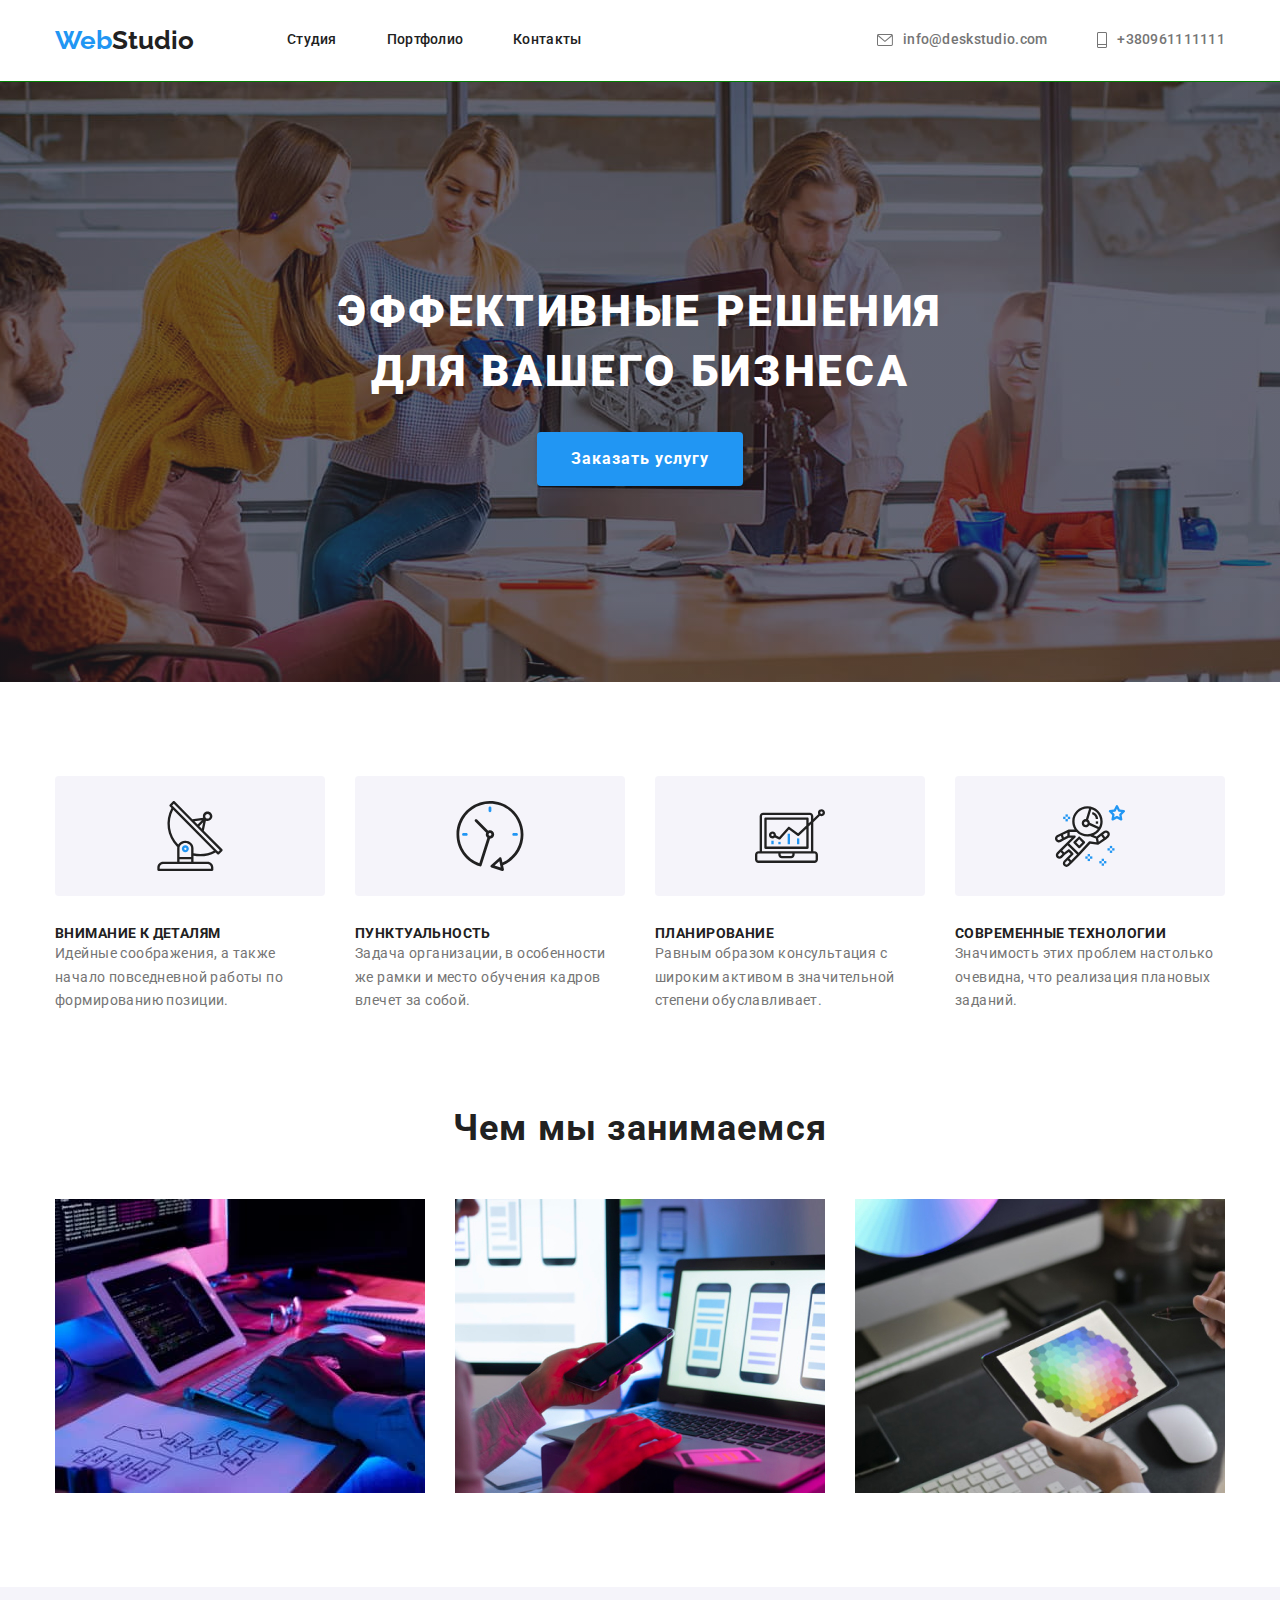
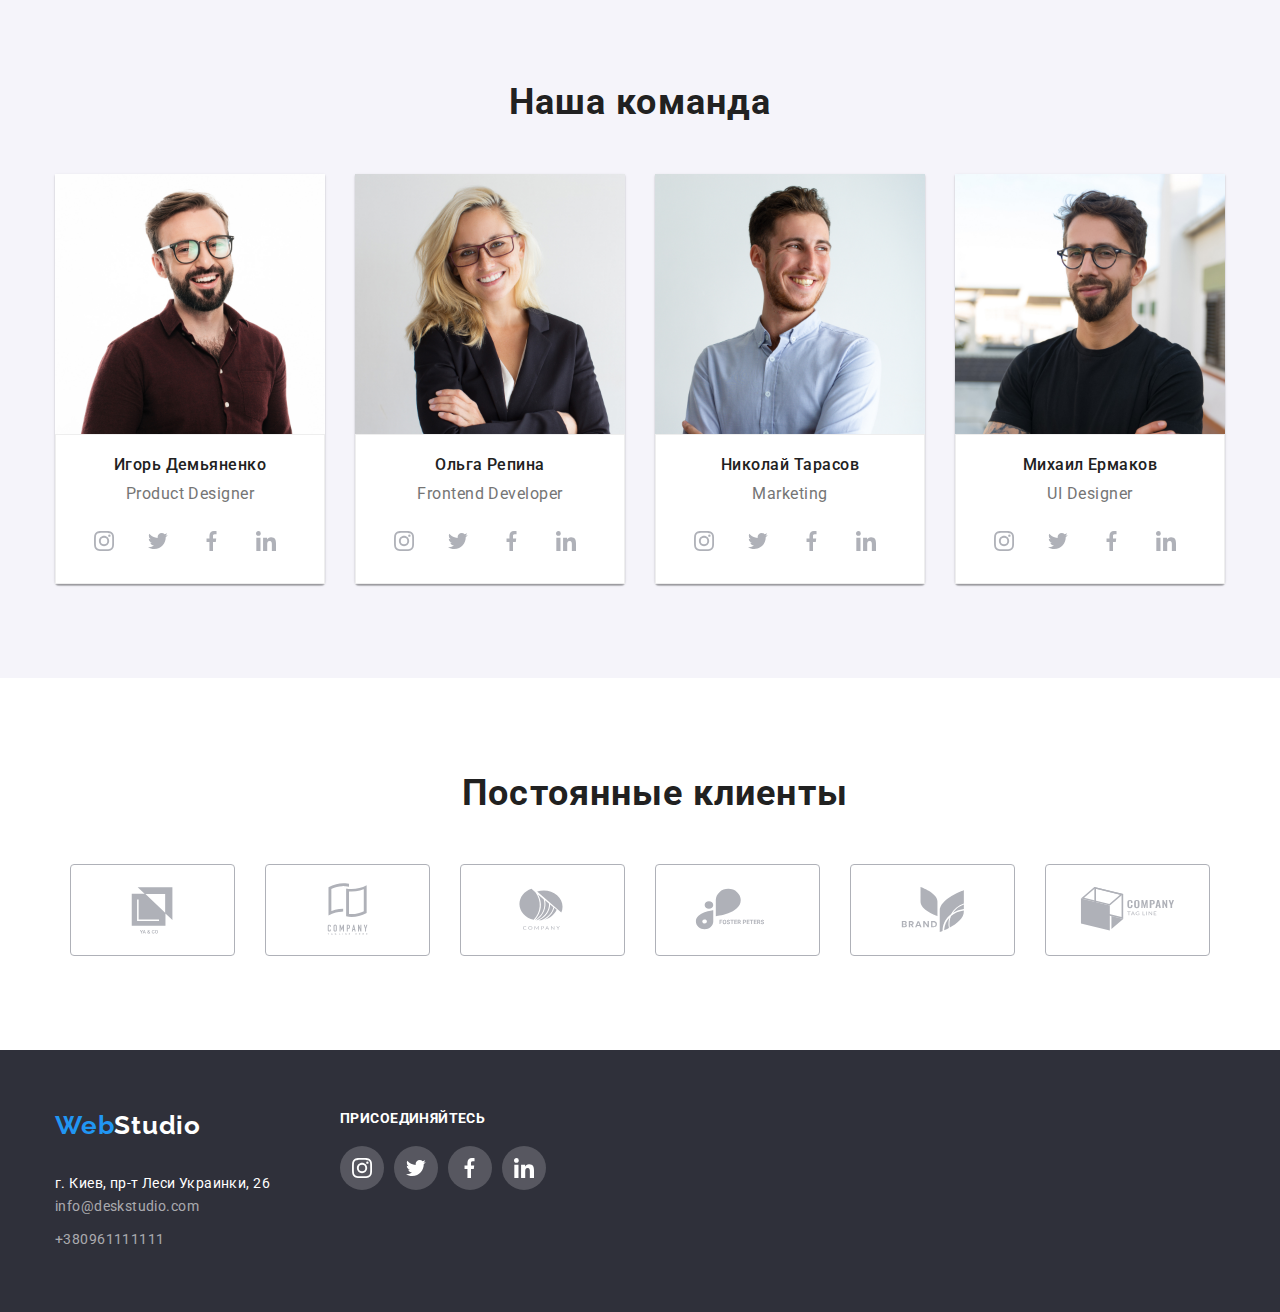
<file: index.html>
<!DOCTYPE html>
<html lang="en">
<head>
    <meta charset="UTF-8">
    <meta http-equiv="X-UA-Compatible" content="IE=edge">
    <meta name="viewport" content="width=device-width, initial-scale=1.0">
    <title>Document</title>
    <link rel="preconnect" href="https://fonts.googleapis.com">
    <link rel="preconnect" href="https://fonts.gstatic.com" crossorigin>
    <link href="https://fonts.googleapis.com/css2?family=Raleway:wght@400;700&family=Roboto:wght@400;500;700;900&display=swap"
    rel="stylesheet">
    <link rel="stylesheet" href="https://cdnjs.cloudflare.com/ajax/libs/modern-normalize/1.1.0/modern-normalize.min.css">
    <link rel="stylesheet" href="css/style.css">
</head>
<body>
    <header class="page-header"> 
        <div class="container headrer-conteiner">
        <nav class="nav-bar">
            <a class="logo" href="./index.html"><span class="web">Web</span>Studio</a>
            <ul class="navigation">
                <li class="navigation-li"><a href="./index.html" class="accent">Студия</a></li>
                <li class="navigation-li"><a href="./portfolio.html" class="link">Портфолио</a></li>
                <li class="navigation-li"><a href="./contact.html" class="link">Контакты</a></li>
            </ul>       
        </nav>
            <ul class="contact-list">
                <li class="contact-item"><a class="contact-header-mail" href="mailto:info@deskstudio.com">
                <svg class="header-svg" width="16px" height="12px"><use href="./imagescvg/sprite.svg#mail"></use></svg>info@deskstudio.com</a></li>
                <li class="contact-item"><a class="contact-header-tel" href="tel:+380961111111">
                <svg class="header-svg" width="10px" height="16px"><use href="./imagescvg/sprite.svg#smartphone"></use></svg>+380961111111</a></li>
            </ul>
        </div>
    </header>
    <main>
    <!--main-slogan-->
    
     <section class="slogan">
        <div class="container"> 
        <h1 class="slogan-site">эффективные решения для вашего бизнеса</h1>
        <button class="button">Заказать услугу</button>
        </div>
     </section>  
    
    <!--main-about-->
     <section class="benefits">
        <div class="container">
        <h2 class="visually-hidden">Преимущества</h2>
         <ul class="benefits-list">
            <li class="benefits-item">
                <h3 class="advantage">внимание к деталям</h3>
                <p class="advantage-text">Идейные соображения, а также начало повседневной работы по формированию позиции.</p>
            </li>
            <li class="benefits-item">
                <h3 class="advantage">пунктуальность</h3>
                <p class="advantage-text">Задача организации, в особенности же рамки и место обучения кадров влечет за собой.</p>
            </li>
            <li class="benefits-item">
                <h3 class="advantage">планирование</h3>
                <p class="advantage-text">Равным образом консультация с широким активом в значительной степени обуславливает.</p>
            </li>
            <li class="benefits-item">
                <h3 class="advantage">современные технологии</h3>
                <p class="advantage-text">Значимость этих проблем настолько очевидна, что реализация плановых заданий.</p>
            </li>
        </ul>
        </div>
     </section>
    <!--чем занимаемся?-->
     <section class="services">
        <div class="container">
        <h2 class="section-title">Чем мы занимаемся</h2>
        <ul class="services-list">
            <li class="services-item">
                <img src="./images/photo1.jpg" alt="клавиатура" width="370">
            </li>
            <li class="services-item">
                <img src="./images/photo2.jpg" alt="смартфон" width="370">
            </li>
            <li class="services-item">
                <img src="./images/photo3.jpg" alt="планшет" width="370">
            </li>
        </ul>
        </div>

     </section> 
   <!--Наша команда--> 
     <section class="team">
       <div class="container">
       <h2 class="section-title">Наша команда</h2>
       <ul class="team-list">
        <li class="team-member">
            <img src="./images/photoigor.jpg" alt="Igor" width="270">
            <div class="team-box">
            <h3 class="member-name">Игорь Демьяненко</h3>
            <p class="member-position">Product Designer</p>
            <ul class="social-icons">
                <li class="social-icon">
                    <a href="" class="social-net">
                        <svg width="20px" height="20px">
                            <use href="./imagescvg/sprite.svg#instagram"></use>
                        </svg>
                    </a>
                </li>
                <li class="social-icon">
                    <a href="" class="social-net">
                        <svg width="20px" height="20px">
                            <use href="./imagescvg/sprite.svg#twiter"></use>
                        </svg>
                    </a>
                </li>
                <li class="social-icon">
                    <a href="" class="social-net">
                        <svg width="20px" height="20px">
                            <use href="./imagescvg/sprite.svg#facebook"></use>
                        </svg>
                    </a>
                </li>
                <li class="social-icon">
                    <a href="" class="social-net">
                        <svg width="20px" height="20px">
                            <use href="./imagescvg/sprite.svg#linkedin"></use>
                        </svg>
                    </a>
                </li>
            </ul>
            </div>
        </li>
        <li class="team-member">
            <img src="./images/photoolga.jpg" alt="" width="270">
            <div class="team-box">
            <h3 class="member-name">Ольга Репина</h3>
            <p class="member-position">Frontend Developer</p>
            <ul class="social-icons">
                <li class="social-icon">
                    <a href="" class="social-net">
                        <svg width="20px" height="20px">
                            <use href="./imagescvg/sprite.svg#instagram"></use>
                        </svg>
                    </a>
                </li>
                <li class="social-icon">
                    <a href="" class="social-net">
                        <svg width="20px" height="20px">
                            <use href="./imagescvg/sprite.svg#twiter"></use>
                        </svg>
                    </a>
                </li>
                <li class="social-icon">
                    <a href="" class="social-net">
                        <svg width="20px" height="20px">
                            <use href="./imagescvg/sprite.svg#facebook"></use>
                        </svg>
                    </a>
                </li>
                <li class="social-icon">
                    <a href="" class="social-net">
                        <svg width="20px" height="20px">
                            <use href="./imagescvg/sprite.svg#linkedin"></use>
                        </svg>
                    </a>
                </li>
            </ul>
            </div>
        </li>
        <li class="team-member">
            <img src="./images/photonikolay.jpg" alt="" width="270">
            <div class="team-box">
            <h3 class="member-name">Николай Тарасов</h3>
            <p class="member-position">Marketing</p>
            <ul class="social-icons">
                <li class="social-icon">
                    <a href="" class="social-net">
                        <svg width="20px" height="20px">
                            <use href="./imagescvg/sprite.svg#instagram"></use>
                        </svg>
                    </a>
                </li>
                <li class="social-icon">
                    <a href="" class="social-net">
                        <svg width="20px" height="20px">
                            <use href="./imagescvg/sprite.svg#twiter"></use>
                        </svg>
                    </a>
                </li>
                <li class="social-icon">
                    <a href="" class="social-net">
                        <svg width="20px" height="20px">
                            <use href="./imagescvg/sprite.svg#facebook"></use>
                        </svg>
                    </a>
                </li>
                <li class="social-icon">
                    <a href="" class="social-net">
                        <svg width="20px" height="20px">
                            <use href="./imagescvg/sprite.svg#linkedin"></use>
                        </svg>
                    </a>
                </li>
            </ul>
            </div>
        </li>
        <li class="team-member">
            <img src="./images/photomihail.jpg" alt="" width="270">
            <div class="team-box">
            <h3 class="member-name">Михаил Ермаков</h3>
            <p class="member-position">UI Designer</p>
            <ul class="social-icons">
            <li class="social-icon">
                <a href="" class="social-net">
                    <svg width="20px" height="20px">
                        <use href="./imagescvg/sprite.svg#instagram"></use>
                    </svg>
                </a>
            </li>
            <li class="social-icon">
                <a href="" class="social-net">
                    <svg width="20px" height="20px">
                        <use href="./imagescvg/sprite.svg#twiter"></use>
                    </svg>
                </a>
            </li>
            <li class="social-icon">
                <a href="" class="social-net">
                    <svg width="20px" height="20px">
                        <use href="./imagescvg/sprite.svg#facebook"></use>
                    </svg>
                </a>
            </li>
            <li class="social-icon">
                <a href="" class="social-net">
                    <svg width="20px" height="20px">
                        <use href="./imagescvg/sprite.svg#linkedin"></use>
                    </svg>
                </a>
            </li>
            </ul>
            </div>
        </li>
       </ul>
     </div>
     </section>
     <section class="clients">
        <div class="container">
             <h2 class="section-title">Постоянные клиенты</h2> 
            <ul class="client-icons">
                <li class="client-icon">
                    <a href="" class="icon-logo">
                        <svg width="106px" height="60px">
                            <use href="./imagescvg/sprite.svg#Logo1"></use>
                        </svg>
                    </a>
                </li>
                <li class="client-icon">
                    <a href="" class="icon-logo">
                        <svg width="106px" height="60px">
                            <use href="./imagescvg/sprite.svg#Logo2"></use>
                        </svg>
                    </a>
                </li>
                <li class="client-icon">
                    <a href="" class="icon-logo">
                        <svg width="106px" height="60px">
                            <use href="./imagescvg/sprite.svg#Logo3"></use>
                        </svg>
                    </a>
                </li>
                <li class="client-icon">
                    <a href="" class="icon-logo">
                        <svg width="106px" height="60px">
                            <use href="./imagescvg/sprite.svg#Logo4"></use>
                        </svg>
                    </a>
                </li>
                <li class="client-icon">
                    <a href="" class="icon-logo">
                        <svg width="106px" height="60px">
                            <use href="./imagescvg/sprite.svg#Logo5"></use>
                        </svg>
                    </a>
                </li>
                <li class="client-icon">
                    <a href="" class="icon-logo">
                        <svg width="106px" height="60px">
                            <use href="./imagescvg/sprite.svg#Logo6"></use>
                        </svg>
                    </a>
                </li>
            </ul> 
            
        </div>
     </section>
    </main>
    <footer class="logo-footer">
    <div class="container footer-container"> 
       <div class="contact-footer">
         <a class="logo-web" href="./index.html"><span class="web-footer">Web</span>Studio</a>
         <address class="address">г. Киев, пр-т Леси Украинки, 26</address>
            <ul class="contact-section">
            <li class="contact-footer-item"><a class="contact-section-link" href="mailto:info@deskstudio.com">info@deskstudio.com</a> </li>
            <li class="contact-footer-item"><a class="contact-section-link" href="tel:+380961111111">+380961111111</a></li>
        </ul>
        </div>
        <div class="footer-soc-net">
            <h3 class="propose">ПРИСОЕДИНЯЙТЕСЬ</h3>
         <ul class="social-icons-footer">
            <li class="social-icon-footer">
                <a href="" class="social-net-footer">
                    <svg width="20px" height="20px">
                        <use href="./imagescvg/sprite.svg#instagram"></use>
                    </svg>
                </a>
            </li>
            <li class="social-icon-footer">
                <a href="" class="social-net-footer">
                    <svg width="20px" height="20px">
                        <use href="./imagescvg/sprite.svg#twiter"></use>
                    </svg>
                </a>
            </li>
            <li class="social-icon-footer">
                <a href="" class="social-net-footer">
                    <svg width="20px" height="20px">
                        <use href="./imagescvg/sprite.svg#facebook"></use>
                    </svg>
                </a>
            </li>
            <li class="social-icon-footer">
                <a href="" class="social-net-footer">
                    <svg width="20px" height="20px">
                        <use href="./imagescvg/sprite.svg#linkedin"></use>
                    </svg>
                </a>
            </li>
        </ul>
      </div>
    </div>
    </footer>


    
</body>
</html>
</file>
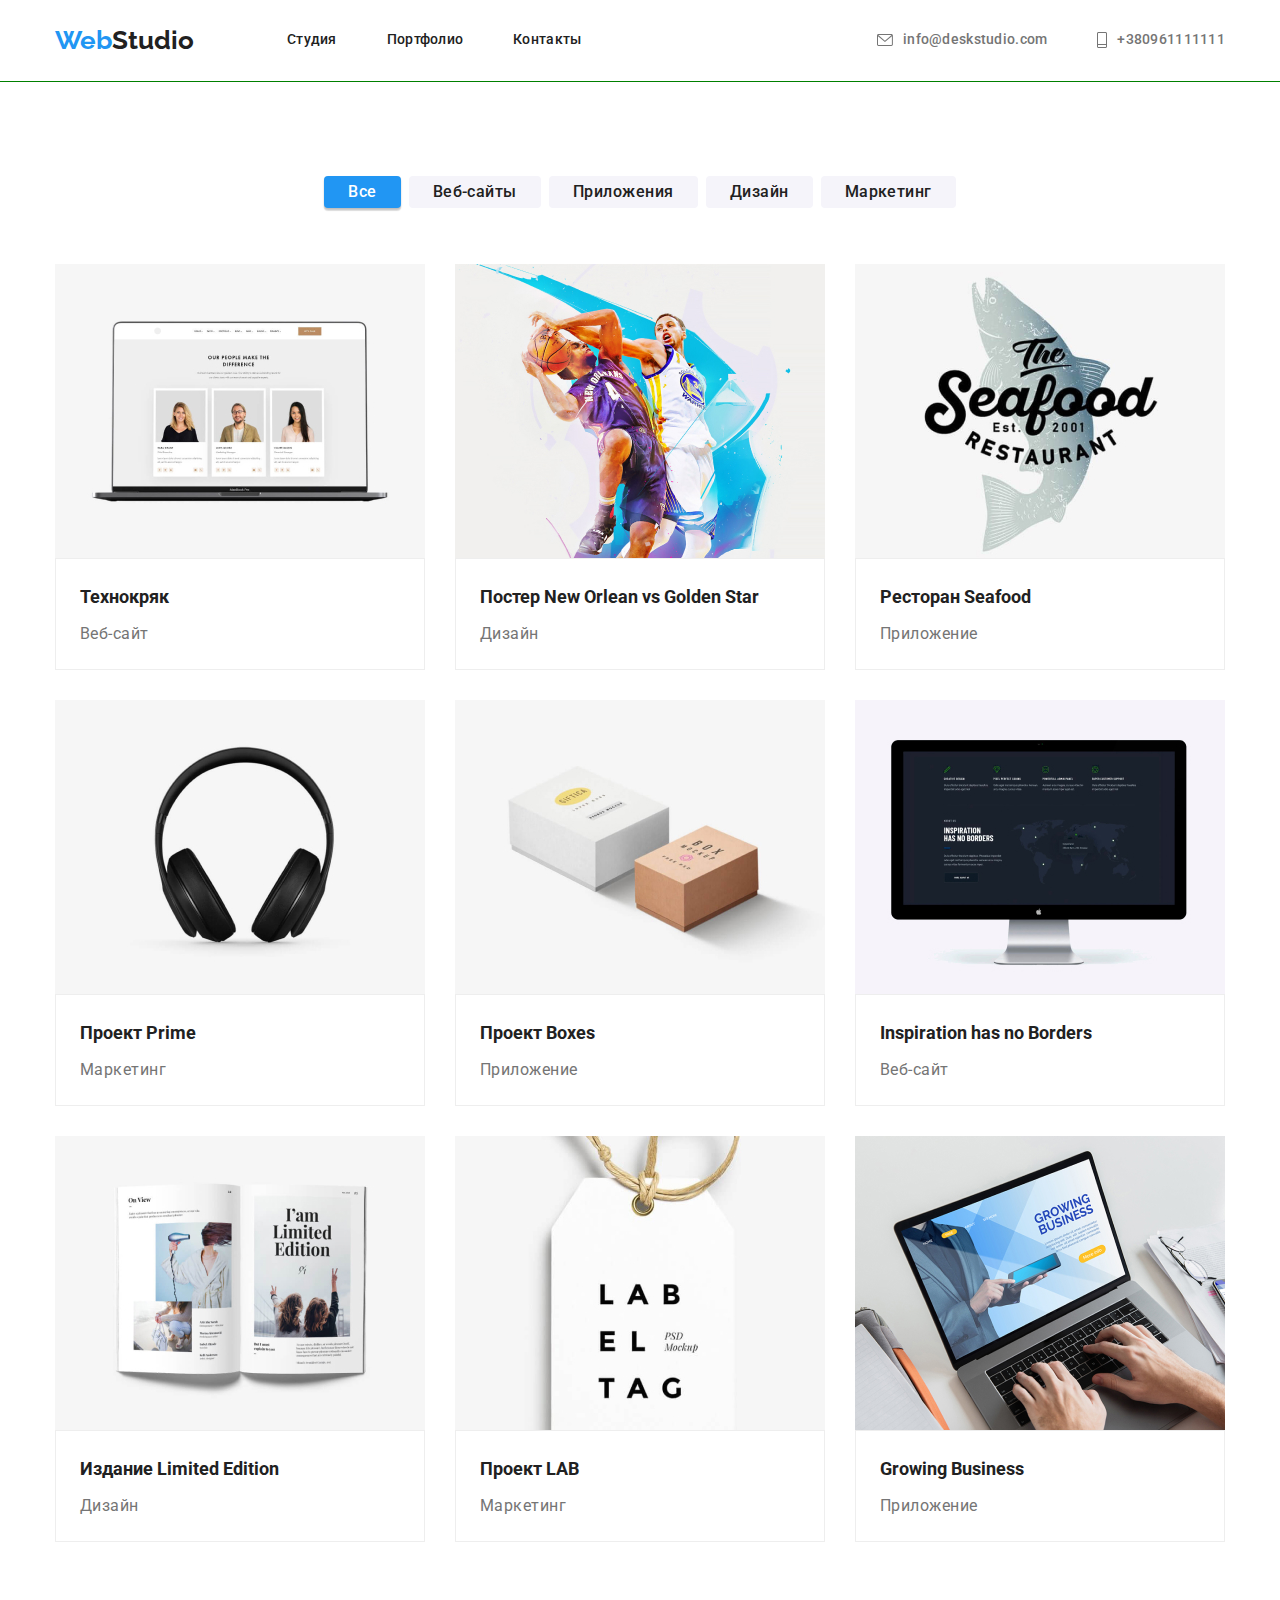
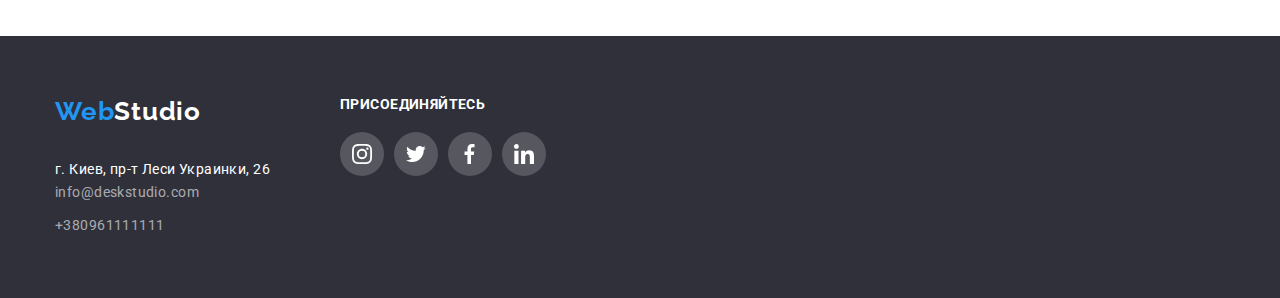
<file: portfolio.html>
<!DOCTYPE html>
<html lang="en">

<head>
    <meta charset="UTF-8">
    <meta http-equiv="X-UA-Compatible" content="IE=edge">
    <meta name="viewport" content="width=device-width, initial-scale=1.0">
    <title>Document</title>
    <link rel="preconnect" href="https://fonts.googleapis.com">
    <link rel="preconnect" href="https://fonts.gstatic.com" crossorigin>
    <link
        href="https://fonts.googleapis.com/css2?family=Raleway:wght@400;700&family=Roboto:wght@400;500;700;900&display=swap"
        rel="stylesheet">
        <link rel="stylesheet" href="https://cdnjs.cloudflare.com/ajax/libs/modern-normalize/1.1.0/modern-normalize.min.css">
    <link rel="stylesheet" href="css/style.css">
</head>
<body>

    <header class="page-header">
        <div class="container headrer-conteiner">
            <nav class="nav-bar">
                <a class="logo" href="./index.html"><span class="web">Web</span>Studio</a>
                <ul class="navigation">
                    <li class="navigation-li"><a href="./index.html" class="link">Студия</a></li>
                    <li class="navigation-li"><a href="./portfolio.html" class="accent">Портфолио</a></li>
                    <li class="navigation-li"><a href="./contact.html" class="link">Контакты</a></li>
                </ul>
            </nav>
            <ul class="contact-list">
            <li class="contact-item"><a class="contact-header-mail" href="mailto:info@deskstudio.com">
                    <svg class="header-svg" width="16px" height="12px">
                        <use href="./imagescvg/sprite.svg#mail"></use>
                    </svg>info@deskstudio.com</a></li>
            <li class="contact-item"><a class="contact-header-tel" href="tel:+380961111111">
                    <svg class="header-svg" width="10px" height="16px">
                        <use href="./imagescvg/sprite.svg#smartphone"></use>
                    </svg>+380961111111</a></li>
            </ul>
        </div>
    </header>
    <main>
        <section class="all-btn">
            <div class="container">
        
                <h2 class="visually-hidden">Все приложения</h2>
                 <ul class="btn-portfolio">
                    <li class="buttons"> <button class="button-primery">Все</button></li>
                    <li class="buttons"> <button class="button-secondary">Веб-сайты</button></li>
                    <li class="buttons"> <button class="button-secondary">Приложения</button></li>
                    <li class="buttons"> <button class="button-secondary">Дизайн</button></li>
                    <li class="buttons"> <button class="button-secondary">Маркетинг</button></li>
                </ul>
                
                <h2 class="visually-hidden">Сортировка</h2>
                <ul class="projects">
                    <li class="visualization"><a class="projects-icon" href="#">
                        <img src="./imagesportfolio/photo1-1.jpg" alt="photo1-1" width="370">
                        <div class="team-box">
                        <h3 class="title">Технокряк</h3>
                        <p class="sorting">Веб-сайт</p>
                        </div></a>
                    </li>
                        <li class="visualization"><a class="projects-icon" href="#">
                        <img src="./imagesportfolio/photo1-2.jpg" alt="photo1-2" width="370">
                        <div class="team-box">
                        <h3 class="title">Постер New Orlean vs Golden Star</h3>
                        <p class="sorting">Дизайн</p>
                        </div></a>
                    </li>
                        <li class="visualization"><a class="projects-icon" href="#">
                        <img src="./imagesportfolio/photo1-3.jpg" alt="photo1-3" width="370">
                        <div class="team-box">
                        <h3 class="title">Ресторан Seafood</h3>
                        <p class="sorting">Приложение</p>
                        </div></a>
                    </li>
                        <li class="visualization"><a class="projects-icon" href="#">
                        <img src="./imagesportfolio/photo2-1.jpg" alt="photo2-1" width="370">
                        <div class="team-box">
                        <h3 class="title">Проект Prime</h3>
                        <p class="sorting">Маркетинг</p>
                        </div></a>
                    </li>
                        <li class="visualization"><a class="projects-icon" href="#">
                        <img src="./imagesportfolio/photo2-2.jpg" alt="photo2-2" width="370">
                        <div class="team-box">
                        <h3 class="title">Проект Boxes</h3>
                        <p class="sorting">Приложение</p>
                        </div></a>
                    </li>
                        <li class="visualization"><a class="projects-icon" href="#">
                        <img src="./imagesportfolio/photo2-3.jpg" alt="photo2-3" width="370">
                        <div class="team-box">
                        <h3 class="title">Inspiration has no Borders</h3>
                        <p class="sorting">Веб-сайт</p>
                        </div></a>
                    </li>
                        <li class="visualization"><a class="projects-icon" href="#">
                        <img src="./imagesportfolio/photo3-1.jpg" alt="photo3-1" width="370">
                        <div class="team-box">
                        <h3 class="title">Издание Limited Edition</h3>
                        <p class="sorting">Дизайн</p>
                        </div></a>
                    </li>
                        <li class="visualization"><a class="projects-icon" href="#">
                        <img src="./imagesportfolio/photo3-2.jpg" alt="photo3-2" width="370">
                        <div class="team-box">
                        <h3 class="title">Проект LAB</h3>
                        <p class="sorting">Маркетинг</p>
                        </div></a>
                    </li>
                        <li class="visualization"><a class="projects-icon" href="#">
                        <img src="./imagesportfolio/photo3-3.jpg" alt="photo3-3" width="370">
                        <div class="team-box">
                        <h3 class="title">Growing Business</h3>
                        <p class="sorting">Приложение</p>
                        </div></a>
                    </li>
                            
                </ul> 
                     
             </div>
        </section>
    </main>
    <footer class="logo-footer">
        <div class="container footer-container">
            <div class="contact-footer">
                <a class="logo-web" href="./index.html"><span class="web-footer">Web</span>Studio</a>
                <address class="address">г. Киев, пр-т Леси Украинки, 26</address>
                <ul class="contact-section">
                    <li class="contact-footer-item"><a class="contact-section-link"
                            href="mailto:info@deskstudio.com">info@deskstudio.com</a> </li>
                    <li class="contact-footer-item"><a class="contact-section-link" href="tel:+380961111111">+380961111111</a>
                    </li>
                </ul>
            </div>
            <div class="footer-soc-net">
                <h3 class="propose">ПРИСОЕДИНЯЙТЕСЬ</h3>
                <ul class="social-icons-footer">
                    <li class="social-icon-footer">
                        <a href="" class="social-net-footer">
                            <svg width="20px" height="20px">
                                <use href="./imagescvg/sprite.svg#instagram"></use>
                            </svg>
                        </a>
                    </li>
                    <li class="social-icon-footer">
                        <a href="" class="social-net-footer">
                            <svg width="20px" height="20px">
                                <use href="./imagescvg/sprite.svg#twiter"></use>
                            </svg>
                        </a>
                    </li>
                    <li class="social-icon-footer">
                        <a href="" class="social-net-footer">
                            <svg width="20px" height="20px">
                                <use href="./imagescvg/sprite.svg#facebook"></use>
                            </svg>
                        </a>
                    </li>
                    <li class="social-icon-footer">
                        <a href="" class="social-net-footer">
                            <svg width="20px" height="20px">
                                <use href="./imagescvg/sprite.svg#linkedin"></use>
                            </svg>
                        </a>
                    </li>
                </ul>
            </div>
        </div>
    </footer>
</body>
</html>
</file>
<file: css/style.css>
:root {
  --color: #212121;
  --second-color: #2196f3;
  --back-color: #ffffff;
  --header-foter: #2f303a;
  --color-text: #757575;
  --button-secondary: #f5f4fa;
  --color-icon: #afb1b8;
}

body {
  font-family: Roboto, sant-serif;
  --color: #212121;
  --color-text: #757575;
  --background-color: #ffffff;
  --secondary-color: #2196f3;
  --card-set-gup: 30px;
}
ul {
  list-style: none;
  margin: 0;
  padding: 0;
}
h1,
h2,
h3,
h4,
h5,
h6,
p {
  margin: 0;
}
html {
  box-sizing: border-box;
}
*,
*::before,
*::after {
  box-sizing: inherit;
}
.visually-hidden {
  position: absolute;
  clip: rect(0 0 0 0);
  width: 1px;
  height: 1px;
  margin: -1px;
}
img {
  display: block;
  max-width: 100%;
}
/*=====header begin=====*/
.headrer-conteiner {
  display: flex;
  align-items: center;
}
.page-header {
  padding: 25px 0;
  border-bottom: 1px solid green;
}
.container {
  width: 1200px;
  padding: 0 15px;
  margin: 0 auto;
}
.nav-bar {
  margin-right: auto;
  display: flex;
  align-items: center;
}
.contact-list {
  display: flex;
}
.logo {
  margin-right: 93px;
  align-self: center;
  text-decoration: none;

  font-family: Raleway;
  font-style: normal;
  font-weight: bold;
  font-size: 26px;
  line-height: 1.19;
  color: #212121;
}
.web {
  color: #2196f3;
}
.navigation {
  display: flex;
  color: var(--color);

  font-weight: 500;
  font-size: 14px;
  line-height: 1.14;
  letter-spacing: 0.02em;
}
.navigation-li:not(:last-child) {
  margin-right: 50px;
}
.link,
.accent {
  display: block;
  color: var(--color);
  text-decoration: none;
}
.accent {
  margin-left: 0;
  margin-top: 0;
}
.accent:visited,
:hover {
  color: var(--second-color);
}
.contact-item:not(:last-child) {
  margin-right: 50px;
}
.contact-item {
  fill: var(--color-text);
  color: var(--color-text);
}
.contact-header-mail,
.contact-header-tel {
  text-decoration: none;
}
.header-svg {
  margin-right: 10px;
}
.contact-header-mail,
.contact-header-tel {
  color: var(--color-text);

  font-weight: 500;
  font-size: 14px;
  line-height: 1.14;
  letter-spacing: 0.02em;
  display: flex;
  align-items: center;
  fill: var(--color-text);
}
.contact-header-mail:hover,
.contact-header-mail:focus,
.contact-header-tel:hover,
.contact-header-tel:focus {
  color: var(--second-color);
  fill: var(--second-color);
}
/*=====header end=====*/

/*=====main begin=====*/

/*====section-main-slogan-begin=====*/

.slogan {
  height: 600px;
  max-width: 1600px;
  margin-left: auto;
  margin-right: auto;
  background-image: linear-gradient(
      to right,
      rgba(47, 48, 58, 0.4),
      rgba(47, 48, 58, 0.4)
    ),
    url(../images/Img_hero_v_2.jpg);
  background-repeat: no-repeat;
  background-position: center;

  padding: 200px 0;
  background-color: var(--header-foter);
}

.slogan-site {
  color: var(--back-color);
  width: 696px;
  margin: 0 auto;
  margin-bottom: 30px;

  font-family: Roboto;
  font-style: normal;
  font-weight: 900;
  font-size: 44px;
  line-height: 1.36;
  text-align: center;
  letter-spacing: 0.06em;
  text-transform: uppercase;
}
.button {
  display: inline-block;
  margin-left: auto;
  margin-right: auto;
}
button.button {
  padding: 10px 32px;
  color: var(--back-color);
  background-color: var(--second-color);
  box-shadow: 0px 4px 4px rgba(0, 0, 0, 0.15);
  border-radius: 4px;

  font-family: Roboto;
  font-style: normal;
  font-weight: bold;
  font-size: 16px;
  line-height: 1.87;
  display: flex;
  align-items: center;
  text-align: center;
  letter-spacing: 0.06em;
}
/*====section-main-slogan-end=====*/

/*====section-main-about-begin=====*/
.services {
  padding-top: 94px;
  padding-bottom: 94px;
}
.section-title {
  margin-bottom: 50px;
  color: var(--color);
  text-align: center;

  font-size: 36px;
  line-height: 1.17;
  letter-spacing: 0.03em;
}
.benefits {
  padding-top: 94px;
}
.benefits-list {
  display: flex;
}
.services-list {
  display: flex;
}
.services-item:not(:last-child) {
  margin-right: 30px;
}
.benefits-item:not(:last-child) {
  margin-right: 30px;
}
.benefits-item {
  width: 270px;
}
.benefits-item::before {
  content: "";
  display: block;
  width: 270px;
  height: 120px;
  background-color: var(--button-secondary);
  border-radius: 4px;
  background-repeat: no-repeat;
  background-position: center;
}
.benefits-item:nth-child(1)::before {
  background-image: url(../imagescvg/antenna1.svg);
}
.benefits-item:nth-child(2)::before {
  background-image: url(../imagescvg/clock1.svg);
}
.benefits-item:nth-child(3)::before {
  background-image: url(../imagescvg/diagram1.svg);
}
.benefits-item:nth-child(4)::before {
  background-image: url(../imagescvg/astronaut1.svg);
}

.advantage {
  color: var(--color);
  padding-top: 30px;

  font-size: 14px;
  line-height: 1.14;
  letter-spacing: 0.03em;
  text-transform: uppercase;
}
.advantage-text {
  color: var(--color-text);

  font-size: 14px;
  line-height: 1.7;
  letter-spacing: 0.03em;
}
/*=====section-main-about-end=====*/

/*=====section-imege-begin=====*/
/*=====section-imege-end=====*/

/*=====sectiom-team-begin=====*/
.team {
  max-width: 1600px;
  margin-left: auto;
  margin-right: auto;
  padding-top: 94px;
  padding-bottom: 94px;
  background-color: var(--button-secondary);
  justify-content: center;
}
.team-member {
  box-shadow: 0px 1px 3px rgba(0, 0, 0, 0.12), 0px 1px 1px rgba(0, 0, 0, 0.14),
    0px 2px 1px rgba(0, 0, 0, 0.2);
  border-radius: 0px 0px 4px 4px;
  background-color: var(--back-color);
}
.team-member:not(:last-child) {
  margin-right: 30px;
}
.team-list {
  display: flex;
}
.team-box {
  padding: 30px 0;
}
.member-name {
  margin-bottom: 10px;
  color: var(--color);

  font-weight: 500;
  font-size: 16px;
  line-height: 1.19;
  text-align: center;
  letter-spacing: 0.03em;
}
.member-position {
  color: var(--color-text);

  font-weight: normal;
  font-size: 16px;
  line-height: 1.19;
  text-align: center;
  letter-spacing: 0.03em;
}
/*==========SOCIAT ICON=============*/

.social-icons {
  display: flex;
  justify-content: center;
  margin-top: 16px;
}
.social-icon {
  display: flex;
  background-color: var(--back-color);
  width: 44px;
  height: 44px;
  border-radius: 50%;
  justify-content: center;
  align-items: center;
}
.social-icon:not(last-child) {
  margin-right: 10px;
}
.social-icon:hover {
  background-color: var(--second-color);
}
.social-net {
  display: flex;
  background-color: var(--back-color);
  width: 44px;
  height: 44px;
  border-radius: 50%;
  justify-content: center;
  align-items: center;
  fill: var(--color-icon);
}
.social-net:hover,
.social-net:focus {
  fill: var(--back-color);
  background-color: var(--second-color);
}
/*=====sectiom-team-end=====*/
/*==============CLIENTS_BEGIN================*/
.clients {
  width: 1170px;
  height: 372px;
  margin-left: auto;
  margin-right: auto;
  padding-top: 94px;
  padding-bottom: 94px;
}
.client-icons {
  display: flex;
}
.client-icon {
  width: 170px;
  height: 92px;
  /*border: 1px solid #afb1b8;
  box-sizing: border-box;
  border-radius: 4px;
  display: flex;
  align-items: flex-end;
  margin-right: 30px;*/
}
.client-icon:not(last-child) {
  margin-right: 30px;
}
/*.client-icon:hover {
  border-color: var(--second-color);
}*/
.icon-logo {
  width: 100%;
  height: 100%;
  border: 1px solid #afb1b8;
  border-radius: 4px;
  display: flex;
  justify-content: center;
  align-items: center;
  fill: var(--color-icon);
}
.icon-logo:hover,
.icon-logo:focus {
  fill: var(--second-color);
  border-color: var(--second-color);
}
/*==============CLIENTS_END================*/

/*=====main end=====*/

/*=====PORTFOLIO BEGIN=====*/
.all-btn {
  padding-top: 94px;
  padding-bottom: 94px;
}
.btn-portfolio {
  display: flex;
  margin-bottom: 50px;
  justify-content: center;
}
.buttons:not(:last-child) {
  margin-right: 8px;
}
.buttons {
  height: 38px;
}
.button-primery {
  color: var(--back-color);
  background-color: var(--second-color);

  font-family: Roboto;
  font-style: normal;
  font-weight: 500;
  font-size: 16px;
  line-height: 1.625;
  text-align: center;
  letter-spacing: 0.03em;

  box-shadow: 0px 3px 1px rgba(0, 0, 0, 0.1), 0px 1px 2px rgba(0, 0, 0, 0.08),
    0px 2px 2px rgba(0, 0, 0, 0.12);
  border-radius: 4px;
}
.button-secondary {
  color: var(--color);
  background-color: var(--button-secondary);

  font-weight: 500;
  font-size: 16px;
  line-height: 1.625;
  text-align: center;
  letter-spacing: 0.03em;
  border-radius: 4px;
}
.button-secondary:hover,
.button-secondary:focus {
  color: var(--back-color);
  background-color: var(--second-color);
}
.button-primery,
.button-secondary {
  padding-left: 22px;
  padding-right: 22px;
}
.button,
.button-primery,
.button-secondary {
  cursor: pointer;
  border-color: transparent;
}
.projects {
  padding: 0;
  margin: 0;
  display: flex;
  flex-wrap: wrap;

  margin-left: calc(-1 * var(--card-set-gup));
  margin-top: calc(-1 * var(--card-set-gup));
}
.projects > .visualization {
  flex-basis: calc(100% / 3 -var(--card-set-gup));
  margin-left: var(--card-set-gup);
  margin-top: var(--card-set-gup);
}
.visualization * {
  background: var(--back-color);
}
.team-box {
  padding: 20px 24px;
  border: 1px solid #eeeeee;
  box-sizing: border-box;
}
.title {
  border: none;

  font-weight: bold;
  font-size: 18px;
  line-height: 2;
  color: var(--color);
}
.sorting {
  margin-top: 4px;
  color: var(--color-text);
  border: none;

  font-weight: normal;
  font-size: 16px;
  line-height: 1.875;
  letter-spacing: 0.03em;
}
.projects-icon {
  display: block;
  text-decoration: none;
}
.projects-icon:hover,
.projects-icon:focus {
  box-shadow: 0px 1px 1px rgba(0, 0, 0, 0.12), 0px 4px 4px rgba(0, 0, 0, 0.06),
    1px 4px 6px rgba(0, 0, 0, 0.16);
}
/*=====PORTFOLIO END=====*/

/*=====footer-begin=====*/
.logo-footer {
  margin-left: auto;
  margin-right: auto;
  padding-top: 60px;
  padding-bottom: 60px;
  background-color: var(--header-foter);
  justify-content: start;
}
.footer-container {
  display: flex;
  align-items: space-align;
}
.logo-web {
  display: block;
  margin-bottom: 30px;
  color: var(--back-color);
  text-decoration: none;

  font-family: Raleway;
  font-style: normal;
  font-weight: bold;
  font-size: 26px;
  line-height: 1.19;
  letter-spacing: 0.03em;
}

.web-footer {
  color: var(--second-color);
}
.address {
  color: var(--back-color);

  font-family: Roboto;
  font-style: normal;
  font-weight: normal;
  font-size: 14px;
  line-height: 1.74;
  letter-spacing: 0.03em;
}
.contact-section {
  list-style: none;
}
.contact-footer-item:not(:last-child) {
  margin-bottom: 9px;
}
.contact-section-link {
  color: rgba(255, 255, 255, 0.6);
  text-decoration: none;

  font-size: 14px;
  line-height: 1.71;
  letter-spacing: 0.03em;
}
.propose {
  font-size: 14px;
  line-height: 16px;
  letter-spacing: 0.03em;
  text-transform: uppercase;

  color: var(--back-color);
  font-weight: bold;
  font-size: 14px;
  line-height: 16px;
  letter-spacing: 0.03em;
  text-transform: uppercase;

  color: var(--back-color);
}

/*=======BLOCK_2_FOOTER============*/

.footer-soc-net {
  margin-left: 70px;
}
.social-icons-footer {
  display: flex;
  width: 100%;
  height: 90px;
}
.social-icon-footer:nth-child(1) {
  margin-left: 0;
}
.social-icon-footer {
  display: flex;
  background: rgba(255, 255, 255, 0.1);
  width: 44px;
  height: 44px;
  margin-top: 20px;
  margin-left: 10px;
  border-radius: 50%;
  justify-content: center;
  align-items: center;
}
.social-net-footer {
  display: flex;
  background: rgba(255, 255, 255, 0.1);
  justify-content: center;
  width: 44px;
  height: 44px;
  border-radius: 50%;
  align-items: center;
  fill: var(--back-color);
}
.social-net-footer:hover,
.social-net-footer:focus {
  fill: var(--back-color);
  background-color: var(--second-color);
}

/*=====footer-end=====*/
/**/
/**/
</file>
